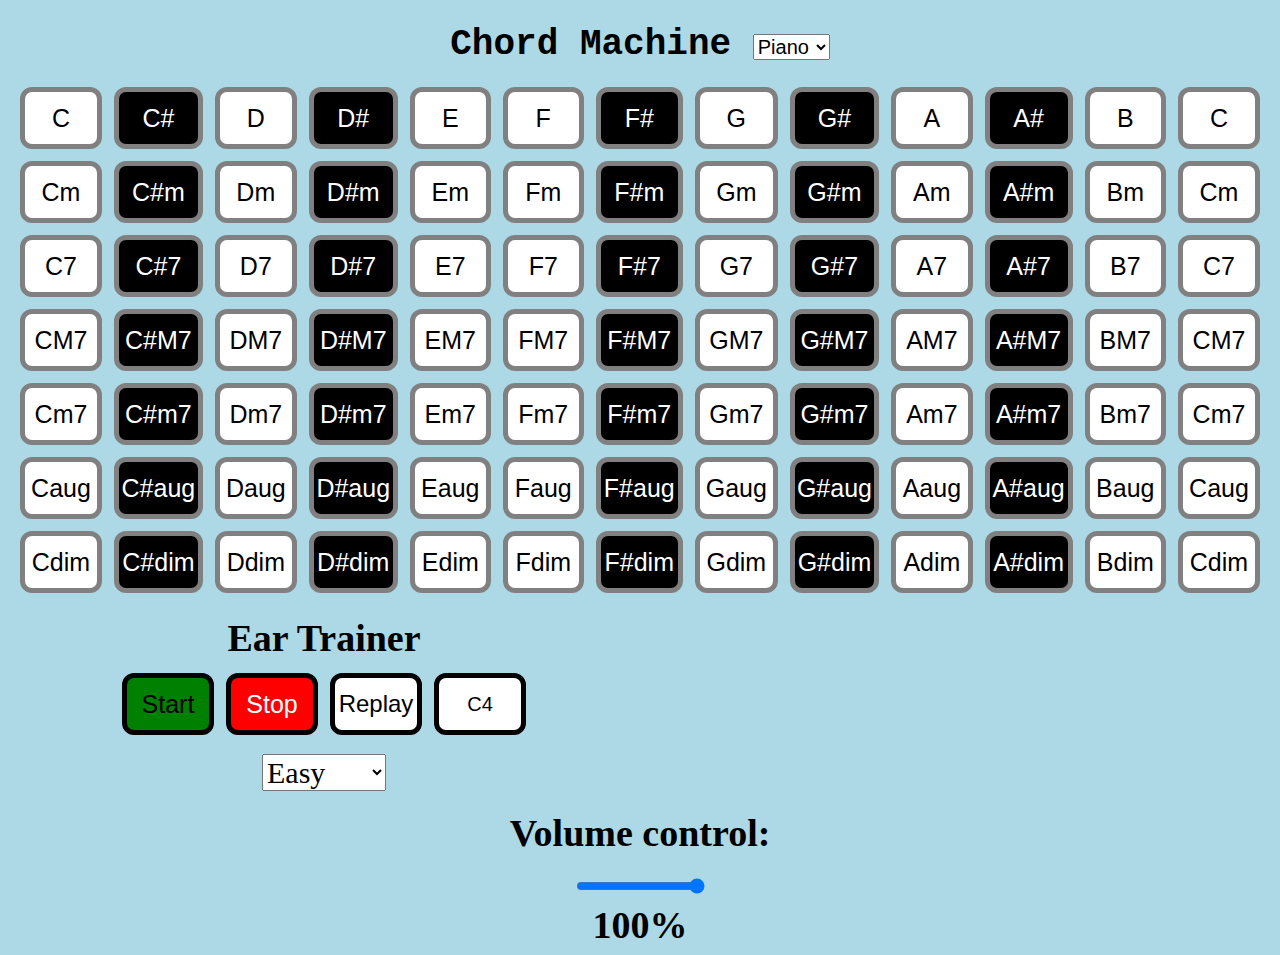
<file: ChordMachine_Final/index.html>
<!DOCTYPE html>
<html><head><meta http-equiv="Content-Type" content="text/html; charset=UTF-8">
        <link rel="StyleSheet" href="style.css" type="text/css">
		<script type="text/javascript" src="ChordMachine.js"></script>
        <title>Chord Machine</title>
    </head>
    <body>
        <h1>Chord Machine
        <select id="instrument" onchange="changeInstrument(this)" style="font-size:20px">
          <option value="piano">Piano</option>
          <option value="guitar">Guitar</option>
        </select></h1>
        <table>
            <tbody><tr>
                <td class="white" onclick="answer(&#39;C&#39;);">C</td>
                <td class="black" onclick="answer(&#39;C#&#39;)">C#</td>
                <td class="white" onclick="answer(&#39;D&#39;);">D</td>
                <td class="black" onclick="answer(&#39;D#&#39;);">D#</td>
                <td class="white" onclick="answer(&#39;E&#39;);">E</td>
                <td class="white" onclick="answer(&#39;F&#39;);">F</td>
                <td class="black" onclick="answer(&#39;F#&#39;);">F#</td>
                <td class="white" onclick="answer(&#39;G&#39;);">G</td>
                <td class="black" onclick="answer(&#39;G#&#39;);">G#</td>
                <td class="white" onclick="answer(&#39;A&#39;);">A</td>
                <td class="black" onclick="answer(&#39;A#&#39;);">A#</td>
                <td class="white" onclick="answer(&#39;B&#39;);">B</td>
                <td class="white" onclick="answer(&#39;Chigh&#39;);">C</td>
            </tr>
            <tr>
                <td class="white" onclick="answer(&#39;Cm&#39;);">Cm</td>
                <td class="black" onclick="answer(&#39;C#m&#39;);">C#m</td>
                <td class="white" onclick="answer(&#39;Dm&#39;);">Dm</td>
                <td class="black" onclick="answer(&#39;D#m&#39;);">D#m</td>
                <td class="white" onclick="answer(&#39;Em&#39;);">Em</td>
                <td class="white" onclick="answer(&#39;Fm&#39;);">Fm</td>
                <td class="black" onclick="answer(&#39;F#m&#39;);">F#m</td>
                <td class="white" onclick="answer(&#39;Gm&#39;);">Gm</td>
                <td class="black" onclick="answer(&#39;G#m&#39;);">G#m</td>
                <td class="white" onclick="answer(&#39;Am&#39;);">Am</td>
                <td class="black" onclick="answer(&#39;A#m&#39;);">A#m</td>
                <td class="white" onclick="answer(&#39;Bm&#39;);">Bm</td>
                <td class="white" onclick="answer(&#39;Cmhigh&#39;);">Cm</td>
            </tr>
            <tr>
                <td class="white" onclick="answer(&#39;C7&#39;)">C7</td>
                <td class="black" onclick="answer(&#39;C#7&#39;)">C#7</td>
                <td class="white" onclick="answer(&#39;D7&#39;)">D7</td>
                <td class="black" onclick="answer(&#39;D#7&#39;)">D#7</td>
                <td class="white" onclick="answer(&#39;E7&#39;)">E7</td>
                <td class="white" onclick="answer(&#39;F7&#39;)">F7</td>
                <td class="black" onclick="answer(&#39;F#7&#39;)">F#7</td>
                <td class="white" onclick="answer(&#39;G7&#39;)">G7</td>
                <td class="black" onclick="answer(&#39;G#7&#39;)">G#7</td>
                <td class="white" onclick="answer(&#39;A7&#39;)">A7</td>
                <td class="black" onclick="answer(&#39;A#7&#39;)">A#7</td>
                <td class="white" onclick="answer(&#39;B7&#39;)">B7</td>
                <td class="white" onclick="answer(&#39;C7high&#39;)">C7</td>
            </tr>
            <tr>
                <td class="white" onclick="answer(&#39;CM7&#39;)">CM7</td>
                <td class="black" onclick="answer(&#39;C#M7&#39;)">C#M7</td>
                <td class="white" onclick="answer(&#39;DM7&#39;)">DM7</td>
                <td class="black" onclick="answer(&#39;D#M7&#39;)">D#M7</td>
                <td class="white" onclick="answer(&#39;EM7&#39;)">EM7</td>
                <td class="white" onclick="answer(&#39;FM7&#39;)">FM7</td>
                <td class="black" onclick="answer(&#39;F#M7&#39;)">F#M7</td>
                <td class="white" onclick="answer(&#39;GM7&#39;)">GM7</td>
                <td class="black" onclick="answer(&#39;G#M7&#39;)">G#M7</td>
                <td class="white" onclick="answer(&#39;AM7&#39;)">AM7</td>
                <td class="black" onclick="answer(&#39;A#M7&#39;)">A#M7</td>
                <td class="white" onclick="answer(&#39;BM7&#39;)">BM7</td>
                <td class="white" onclick="answer(&#39;CM7high&#39;)">CM7</td>
            </tr>
            <tr>
                <td class="white" onclick="answer(&#39;Cm7&#39;)">Cm7</td>
                <td class="black" onclick="answer(&#39;C#m7&#39;)">C#m7</td>
                <td class="white" onclick="answer(&#39;Dm7&#39;)">Dm7</td>
                <td class="black" onclick="answer(&#39;D#m7&#39;)">D#m7</td>
                <td class="white" onclick="answer(&#39;Em7&#39;)">Em7</td>
                <td class="white" onclick="answer(&#39;Fm7&#39;)">Fm7</td>
                <td class="black" onclick="answer(&#39;F#m7&#39;)">F#m7</td>
                <td class="white" onclick="answer(&#39;Gm7&#39;)">Gm7</td>
                <td class="black" onclick="answer(&#39;G#m7&#39;)">G#m7</td>
                <td class="white" onclick="answer(&#39;Am7&#39;)">Am7</td>
                <td class="black" onclick="answer(&#39;A#m7&#39;)">A#m7</td>
                <td class="white" onclick="answer(&#39;Bm7&#39;)">Bm7</td>
                <td class="white" onclick="answer(&#39;Cm7high&#39;)">Cm7</td>
            </tr>
            <tr>
                <td class="white" onclick="answer(&#39;Caug&#39;)">Caug</td>
                <td class="black" onclick="answer(&#39;C#aug&#39;)">C#aug</td>
                <td class="white" onclick="answer(&#39;Daug&#39;)">Daug</td>
                <td class="black" onclick="answer(&#39;D#aug&#39;)">D#aug</td>
                <td class="white" onclick="answer(&#39;Eaug&#39;)">Eaug</td>
                <td class="white" onclick="answer(&#39;Faug&#39;)">Faug</td>
                <td class="black" onclick="answer(&#39;F#aug&#39;)">F#aug</td>
                <td class="white" onclick="answer(&#39;Gaug&#39;)">Gaug</td>
                <td class="black" onclick="answer(&#39;G#aug&#39;)">G#aug</td>
                <td class="white" onclick="answer(&#39;Aaug&#39;)">Aaug</td>
                <td class="black" onclick="answer(&#39;A#aug&#39;)">A#aug</td>
                <td class="white" onclick="answer(&#39;Baug&#39;)">Baug</td>
                <td class="white" onclick="answer(&#39;Caughigh&#39;)">Caug</td>
            </tr>
            <tr>
                <td class="white" onclick="answer(&#39;Cdim&#39;)">Cdim</td>
                <td class="black" onclick="answer(&#39;C#dim&#39;)">C#dim</td>
                <td class="white" onclick="answer(&#39;Ddim&#39;)">Ddim</td>
                <td class="black" onclick="answer(&#39;D#dim&#39;)">D#dim</td>
                <td class="white" onclick="answer(&#39;Edim&#39;)">Edim</td>
                <td class="white" onclick="answer(&#39;Fdim&#39;)">Fdim</td>
                <td class="black" onclick="answer(&#39;F#dim&#39;)">F#dim</td>
                <td class="white" onclick="answer(&#39;Gdim&#39;)">Gdim</td>
                <td class="black" onclick="answer(&#39;G#dim&#39;)">G#dim</td>
                <td class="white" onclick="answer(&#39;Adim&#39;)">Adim</td>
                <td class="black" onclick="answer(&#39;A#dim&#39;)">A#dim</td>
                <td class="white" onclick="answer(&#39;Bdim&#39;)">Bdim</td>
                <td class="white" onclick="answer(&#39;Cdimhigh&#39;)">Cdim</td>
            </tr>
        </tbody></table>
        <div class="left">
            <h3 id="trainerTitle">Ear Trainer</h3>
            <table>
                <tbody><tr>
                    <td id="start" onclick="start()" style="background-color:green;border-color:black;color:black;">Start</td>
                    <td id="stop" onclick="stop()" style="background-color:red;border-color:black;color:white;">Stop</td>
                    <td id="replay" onclick="replay()" style="background-color:white;border-color:black;color:white;color:black;font-size:24px;">Replay</td>
                    <td id="reference" onclick="stopAllAudio();c4.play()" style="background-color:white;border-color:black;color:white;color:black;font-size:20px;">C4</td>
                </tr>
            </tbody></table>
            <select id="difficulty" style="font-family:verdana;font-size:30px;display:block;margin: 0 auto;">
    			<option value="Easy">Easy</option>
    			<option value="Medium">Medium</option>
    			<option value="Hard">Hard</option>
    		</select>
        </div>
        <div class="right">
            <p id="diffDisplay" style="visibility:hidden;font-family:verdana;font-size:30px;text-align:center;margin:20px;">Difficulty: </p>
            <p id="score" style="visibility:hidden;font-family:verdana;font-size:30px;text-align:center;margin:20px;">Score: </p>
            <p id="ind" style="visibility:hidden;font-family:verdana;font-size:50px;text-align:center;margin:20px;">Correct!</p>
        </div>
        <h3>Volume control: </h3>
        <h3><input type="range" min="0" max="100" value="1000" step="5" id="volumeSlider" name="range" onchange="changeVol(this.value)"><br />
        <span id="volumeText">100%</span><br />
        <!--<input id="firstChord"/ value="C">
        <input id="secondChord" value="G"/>
        <input id="thirdChord" value="Am"/>
        <input id="fourthChord" value="F"/>
        <table>
            <tbody><tr><td class="white" onclick="startChords();">Go!</td></tr></tbody>
        </table>  -->  
    </body>
</html>
</file>
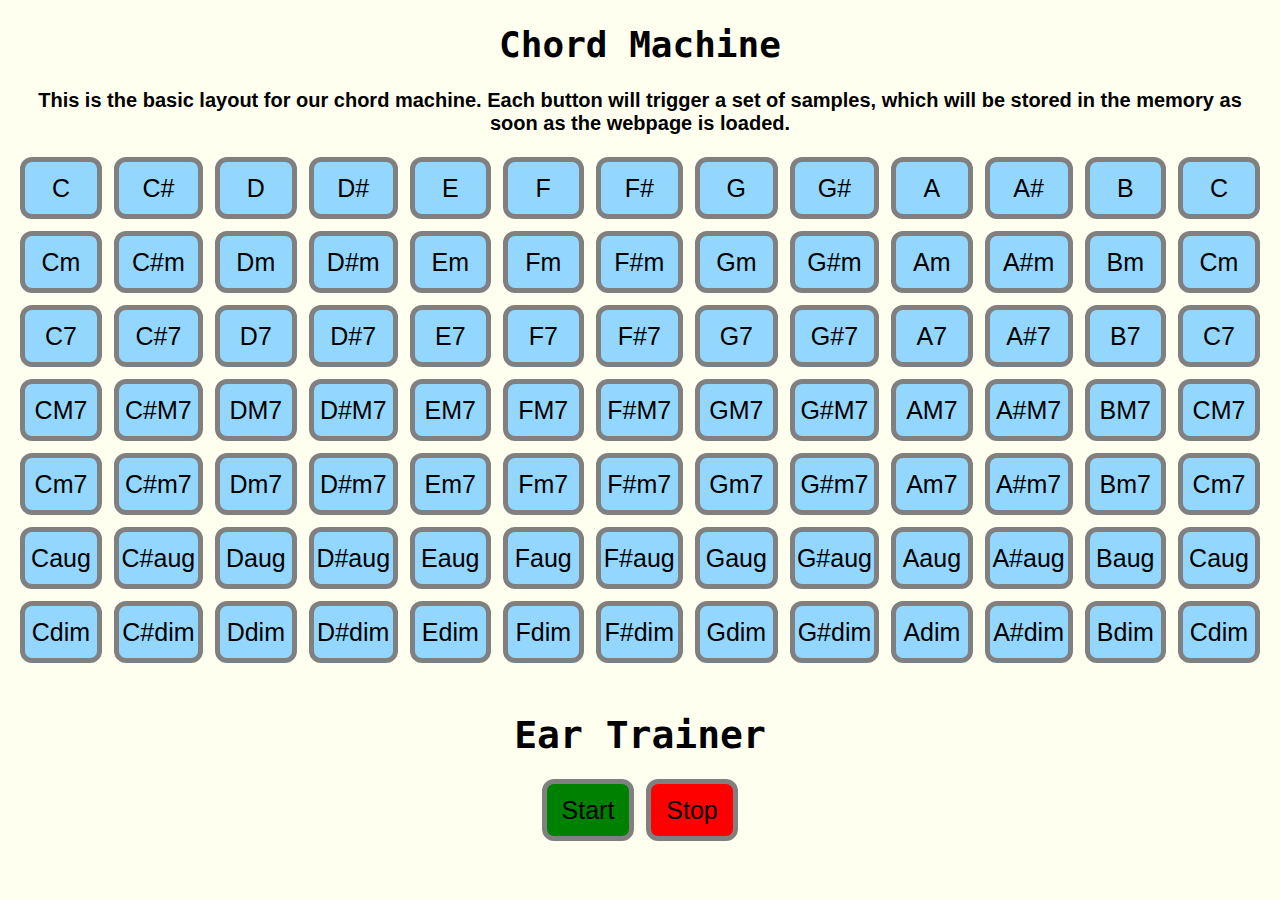
<file: chord.html>
<!DOCTYPE html>
<html>
    <head>
        <script>
        var started = false;
        function stop() {
            document.getElementById("start").style.borderColor = "black";
            document.getElementById("stop").style.borderColor = "white";
            started = !started;
        }
        function start() {
            document.getElementById("start").style.borderColor = "white"
            document.getElementById("stop").style.borderColor = "black";
            started = !started;
        }
        </script>
        <link rel="StyleSheet" href="style.css" type="text/css" />
        <meta charset="utf-8">
        <title>Chord Machine</title>
    </head>
    <body>
        <h1>Chord Machine</h1>
        <h2>This is the basic layout for our chord machine. Each button will
        trigger a set of samples, which will be stored in the memory as
        soon as the webpage is loaded.</h2>
        <table>
            <tr>
                <td>C</td>
                <td>C#</td>
                <td>D</td>
                <td>D#</td>
                <td>E</td>
                <td>F</td>
                <td>F#</td>
                <td>G</td>
                <td>G#</td>
                <td>A</td>
                <td>A#</td>
                <td>B</td>
                <td>C</td>
            </tr>
            <tr>
                <td>Cm</td>
                <td>C#m</td>
                <td>Dm</td>
                <td>D#m</td>
                <td>Em</td>
                <td>Fm</td>
                <td>F#m</td>
                <td>Gm</td>
                <td>G#m</td>
                <td>Am</td>
                <td>A#m</td>
                <td>Bm</td>
                <td>Cm</td>
            </tr>
            <tr>
                <td>C7</td>
                <td>C#7</td>
                <td>D7</td>
                <td>D#7</td>
                <td>E7</td>
                <td>F7</td>
                <td>F#7</td>
                <td>G7</td>
                <td>G#7</td>
                <td>A7</td>
                <td>A#7</td>
                <td>B7</td>
                <td>C7</td>
            </tr>
            <tr>
                <td>CM7</td>
                <td>C#M7</td>
                <td>DM7</td>
                <td>D#M7</td>
                <td>EM7</td>
                <td>FM7</td>
                <td>F#M7</td>
                <td>GM7</td>
                <td>G#M7</td>
                <td>AM7</td>
                <td>A#M7</td>
                <td>BM7</td>
                <td>CM7</td>
            </tr>
            <tr>
                <td>Cm7</td>
                <td>C#m7</td>
                <td>Dm7</td>
                <td>D#m7</td>
                <td>Em7</td>
                <td>Fm7</td>
                <td>F#m7</td>
                <td>Gm7</td>
                <td>G#m7</td>
                <td>Am7</td>
                <td>A#m7</td>
                <td>Bm7</td>
                <td>Cm7</td>
            </tr>
            <tr>
                <td>Caug</td>
                <td>C#aug</td>
                <td>Daug</td>
                <td>D#aug</td>
                <td>Eaug</td>
                <td>Faug</td>
                <td>F#aug</td>
                <td>Gaug</td>
                <td>G#aug</td>
                <td>Aaug</td>
                <td>A#aug</td>
                <td>Baug</td>
                <td>Caug</td>
            </tr>
            <tr>
                <td>Cdim</td>
                <td>C#dim</td>
                <td>Ddim</td>
                <td>D#dim</td>
                <td>Edim</td>
                <td>Fdim</td>
                <td>F#dim</td>
                <td>Gdim</td>
                <td>G#dim</td>
                <td>Adim</td>
                <td>A#dim</td>
                <td>Bdim</td>
                <td>Cdim</td>
            </tr>
        </table>
        <h3>Ear Trainer</h3>
        <table>
            <tr>
                <td id="start" style="background-color:green" onclick="start()">Start</td>
                <td id="stop" onclick="stop()" style="background-color:red">Stop</td>
            </tr>
        </table>
    </body>
</html>
</file>
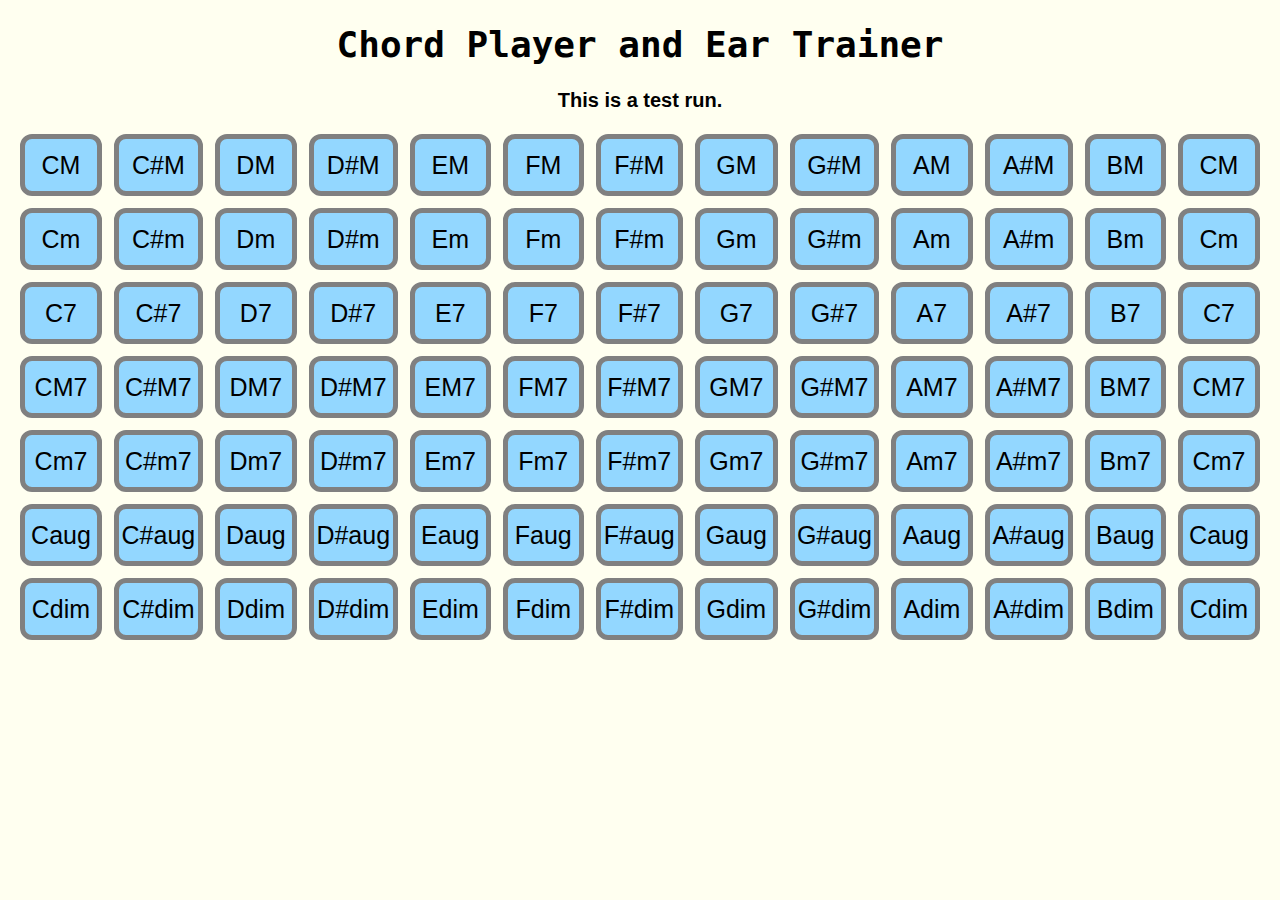
<file: OLD_PAGE.html>
<!DOCTYPE html>
<html>
    <head>
        <link rel="StyleSheet" href="style.css" type="text/css" />
        <meta charset="utf-8">
        <title>Test Title</title>
    </head>
    <body>
        <h1>Chord Player and Ear Trainer</h1>
        <h2>This is a test run.</h2>
        <table>
            <tr>
                <td>CM</td>
                <td>C#M</td>
                <td>DM</td>
                <td>D#M</td>
                <td>EM</td>
                <td>FM</td>
                <td>F#M</td>
                <td>GM</td>
                <td>G#M</td>
                <td>AM</td>
                <td>A#M</td>
                <td>BM</td>
                <td>CM</td>
            </tr>
            <tr>
                <td>Cm</td>
                <td>C#m</td>
                <td>Dm</td>
                <td>D#m</td>
                <td>Em</td>
                <td>Fm</td>
                <td>F#m</td>
                <td>Gm</td>
                <td>G#m</td>
                <td>Am</td>
                <td>A#m</td>
                <td>Bm</td>
                <td>Cm</td>
            </tr>
            <tr>
                <td>C7</td>
                <td>C#7</td>
                <td>D7</td>
                <td>D#7</td>
                <td>E7</td>
                <td>F7</td>
                <td>F#7</td>
                <td>G7</td>
                <td>G#7</td>
                <td>A7</td>
                <td>A#7</td>
                <td>B7</td>
                <td>C7</td>
            </tr>
            <tr>
                <td>CM7</td>
                <td>C#M7</td>
                <td>DM7</td>
                <td>D#M7</td>
                <td>EM7</td>
                <td>FM7</td>
                <td>F#M7</td>
                <td>GM7</td>
                <td>G#M7</td>
                <td>AM7</td>
                <td>A#M7</td>
                <td>BM7</td>
                <td>CM7</td>
            </tr>
            <tr>
                <td>Cm7</td>
                <td>C#m7</td>
                <td>Dm7</td>
                <td>D#m7</td>
                <td>Em7</td>
                <td>Fm7</td>
                <td>F#m7</td>
                <td>Gm7</td>
                <td>G#m7</td>
                <td>Am7</td>
                <td>A#m7</td>
                <td>Bm7</td>
                <td>Cm7</td>
            </tr>
            <tr>
                <td>Caug</td>
                <td>C#aug</td>
                <td>Daug</td>
                <td>D#aug</td>
                <td>Eaug</td>
                <td>Faug</td>
                <td>F#aug</td>
                <td>Gaug</td>
                <td>G#aug</td>
                <td>Aaug</td>
                <td>A#aug</td>
                <td>Baug</td>
                <td>Caug</td>
            </tr>
            <tr>
                <td>Cdim</td>
                <td>C#dim</td>
                <td>Ddim</td>
                <td>D#dim</td>
                <td>Edim</td>
                <td>Fdim</td>
                <td>F#dim</td>
                <td>Gdim</td>
                <td>G#dim</td>
                <td>Adim</td>
                <td>A#dim</td>
                <td>Bdim</td>
                <td>Cdim</td>
            </tr>
    </body>
</html>
</file>
<file: ChordMachine_Final/style.css>
body {
    background-color: lightblue;
}
h1 {
    color: black;
    text-align: center;
    font-size: 36px;
    font-style: normal;
    font-family: monospace;
    margin-bottom: 10px;
}

h2 {
    color: black;
    margin: auto;
    text-align: center;
    font-size: 20px;
    font-style: normal;
    font-family: sans-serif;
    width: 1000px;
}


h3 {
    color: black;
    text-align: center;
    font-size: 38px;
    font-family: verdana;
    margin-top: 4px;
    margin-bottom: 1px;
}
.white {
    background-color: white;
    color: black;
}
.black {
    background-color: black;
    color: white;
}

.left {
    float: left;
    width: 50%;
}

.right {
    margin-left: 50%;
}

p {
    font-family: verdana;
    font-size: 50px;
    text-align: center;
    margin: 100px;
}

table {
    margin-left: auto;
    margin-right: auto;
    margin-bottom: 7px;
    font: 25px sans-serif;
    text-align: center;
    border-spacing: 12px;
}

td {
    background-color: #93d7ff;
    height: 50px;
    width: 80px;
    border-spacing: inherit;
    border-style: solid;
    border-color: grey;
    border-width: thick;
    border-radius: 12px;


                 cursor:default;
  -webkit-touch-callout: none; /* iOS Safari */
    -webkit-user-select: none; /* Chrome/Safari/Opera */
     -khtml-user-select: none; /* Konqueror */
       -moz-user-select: none; /* Firefox */
        -ms-user-select: none; /* Internet Explorer/Edge */
}

input {
    display: inline;
}

td:hover {
    background-color: #84bee0;
}

td:active {
    border-color: black;
}
</file>
<file: style.css>
body {
    background-color: #FFFFF0;
}
h1 {
    color: black;
    text-align: center;
    font-size: 36px;
    font-style: normal;
    font-family: monospace;
}

h2 {
    color: black;
    margin: 10px;
    text-align: center;
    font-size: 20px;
    font-style: normal;
    font-family: sans-serif;
}

h3 {
    color: black;
    text-align: center;
    font-size: 38px;
    font-family: monospace;
    margin-bottom: 10px;
}

p {
    font-family: verdana;
    font-size: 20px;
}

table {
    margin-left: auto;
    margin-right: auto;
    font: 25px sans-serif;
    text-align: center;
    border-spacing: 12px;
}

td {
    background-color: #93d7ff;
    height: 50px;
    width: 80px;
    border-spacing: inherit;
    border-style: solid;
    border-color: grey;
    border-width: thick;
    border-radius: 12px;
}

td:hover {
    background-color: #84bee0;
}

td:active {
    border-color: black;
}
</file>
